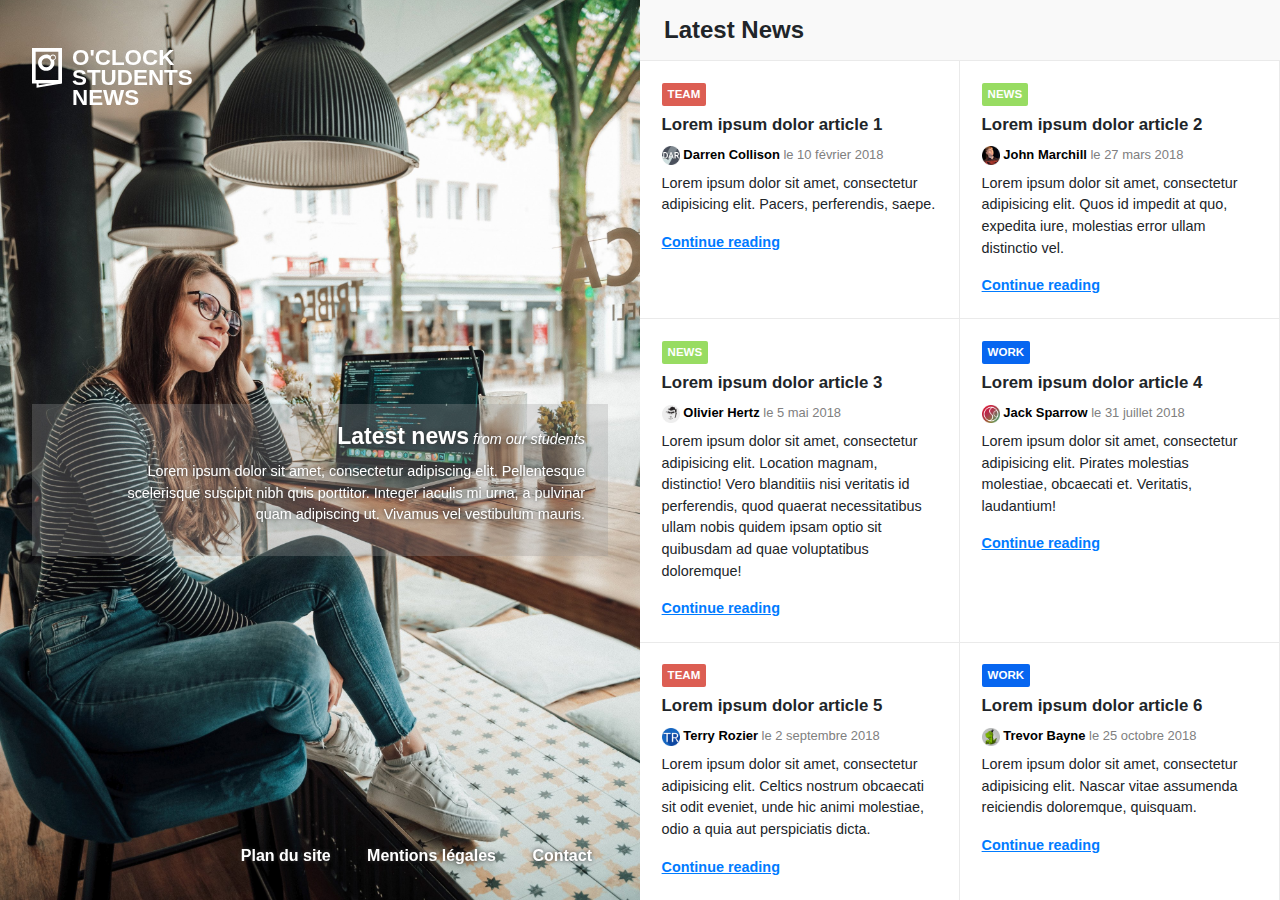
<file: index.html>
<!DOCTYPE html>
<html>
<head>
    <meta charset="UTF-8">
    <title>oNews</title>
    <link rel="stylesheet" href="../css/reset.css">
    <link rel="stylesheet" href="../css/style.css">
</head>
<body>
    <div class="wrapper">
      <!-- emmet: header>h1+p+nav>ul>li*3>a -->
      <header class="left">
        <h1 class="left__title">O'Clock Students News</h1>
        <div class="left__paragraph">
          <h2 class="left__subtitle"><strong class="left__subtitle-strong">Latest news</strong> from our students</h2>
          <p>
            Lorem ipsum dolor sit amet, consectetur adipiscing elit. Pellentesque scelerisque suscipit nibh quis porttitor. Integer iaculis mi urna, a pulvinar quam adipiscing ut. Vivamus vel vestibulum mauris.
          </p>
        </div>
        <nav>
          <ul class="left__nav">
            <li class="left__nav-item"><a href="./plan_de_site.html" class="left__nav-link">Plan du site</a></li>
            <li class="left__nav-item"><a href="./mentions_legales.html" class="left__nav-link">Mentions légales</a></li>
            <li class="left__nav-item"><a href="./contact.html" class="left__nav-link">Contact</a></li>
          </ul>
        </nav>
      </header>
      <main class="right">
        <!-- emmet: h2+article*6>a+h3+div(img+strong+time)+p+a -->
        <h2 class="right__title">Latest News</h2>
        <div class="posts">
          <article class="post">
            <a href="" class="post__category post__category--color-team">team</a>
            <h3>Lorem ipsum dolor article 1</h3>
            <div class="post__meta">
              <img class="post__author-icon" src="../images/icon-dar.png" alt="">
              <strong class="post__author">Darren Collison</strong>
              <time datetime="2018-02-10">le 10 février 2018</time>
            </div>
            <p>Lorem ipsum dolor sit amet, consectetur adipisicing elit. Pacers, perferendis, saepe.</p>
            <a href="article1.html" class="post__link">Continue reading</a>
          </article>
          <article class="post">
            <a href="" class="post__category post__category--color-news">news</a>
            <h3>Lorem ipsum dolor article 2</h3>
            <div class="post__meta">
              <img class="post__author-icon" src="../images/icon-john.png" alt="">
              <strong class="post__author">John Marchill</strong>
              <time datetime="2018-03-27">le 27 mars 2018</time>
            </div>
            <p>Lorem ipsum dolor sit amet, consectetur adipisicing elit. Quos id impedit at quo, expedita iure, molestias error ullam distinctio vel.</p>
            <a href="" class="post__link">Continue reading</a>
          </article>
          <article class="post">
            <a href="" class="post__category post__category--color-news">news</a>
            <h3>Lorem ipsum dolor article 3</h3>
            <div class="post__meta">
              <img class="post__author-icon" src="../images/icon-ohz.png" alt="">
              <strong class="post__author">Olivier Hertz</strong>
              <time datetime="2018-05-05">le 5 mai 2018</time>
            </div>
            <p>Lorem ipsum dolor sit amet, consectetur adipisicing elit. Location magnam, distinctio! Vero blanditiis nisi veritatis id perferendis, quod quaerat necessitatibus ullam nobis quidem ipsam optio sit quibusdam ad quae voluptatibus doloremque!</p>
            <a href="" class="post__link">Continue reading</a>
          </article>
          <article class="post">
            <a href="" class="post__category post__category--color-work">work</a>
            <h3>Lorem ipsum dolor article 4</h3>
            <div class="post__meta">
              <img class="post__author-icon" src="../images/icon-spr.png" alt="">
              <strong class="post__author">Jack Sparrow</strong>
              <time datetime="2018-07-31">le 31 juillet 2018</time>
            </div>
            <p>Lorem ipsum dolor sit amet, consectetur adipisicing elit. Pirates molestias molestiae, obcaecati et. Veritatis, laudantium!</p>
            <a href="" class="post__link">Continue reading</a>
          </article>
          <article class="post">
            <a href="" class="post__category post__category--color-team">team</a>
            <h3>Lorem ipsum dolor article 5</h3>
            <div class="post__meta">
              <img class="post__author-icon" src="../images/icon-tr.png" alt="">
              <strong class="post__author">Terry Rozier</strong>
              <time datetime="2018-09-02">le 2 septembre 2018</time>
            </div>
            <p>Lorem ipsum dolor sit amet, consectetur adipisicing elit. Celtics nostrum obcaecati sit odit eveniet, unde hic animi molestiae, odio a quia aut perspiciatis dicta.</p>
            <a href="" class="post__link">Continue reading</a>
          </article>
          <article class="post">
            <a href="" class="post__category post__category--color-work">work</a>
            <h3>Lorem ipsum dolor article 6</h3>
            <div class="post__meta">
              <img class="post__author-icon" src="../images/icon-tre.png" alt="">
              <strong class="post__author">Trevor Bayne</strong>
              <time datetime="2018-10-25">le 25 octobre 2018</time>
            </div>
            <p>Lorem ipsum dolor sit amet, consectetur adipisicing elit. Nascar vitae assumenda reiciendis doloremque, quisquam.</p>
            <a href="" class="post__link">Continue reading</a>
          </article>
        </div>
      </main>
    </div>
</body>
</html>
</file>
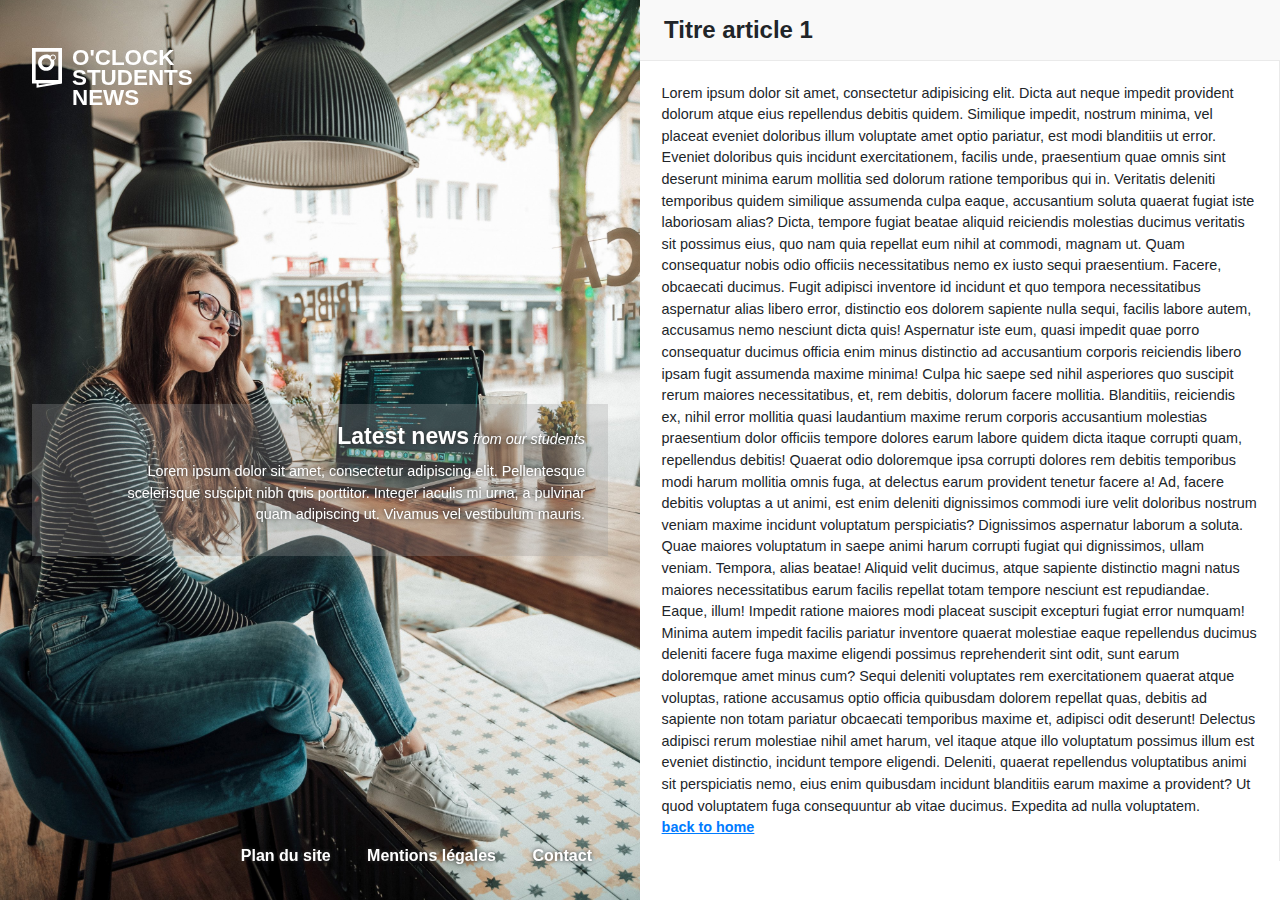
<file: article1.html>
<!DOCTYPE html>
<html>
<head>
    <meta charset="UTF-8">
    <title>oNews</title>
    <link rel="stylesheet" href="../css/reset.css">
    <link rel="stylesheet" href="../css/style.css">
</head>
<body>
    <div class="wrapper">
      <!-- emmet: header>h1+p+nav>ul>li*3>a -->
      <header class="left">
        <h1 class="left__title">O'Clock Students News</h1>
        <div class="left__paragraph">
          <h2 class="left__subtitle"><strong class="left__subtitle-strong">Latest news</strong> from our students</h2>
          <p>
            Lorem ipsum dolor sit amet, consectetur adipiscing elit. Pellentesque scelerisque suscipit nibh quis porttitor. Integer iaculis mi urna, a pulvinar quam adipiscing ut. Vivamus vel vestibulum mauris.
          </p>
        </div>
        <nav>
          <ul class="left__nav">
            <li class="left__nav-item"><a href="./plan_de_site.html" class="left__nav-link">Plan du site</a></li>
            <li class="left__nav-item"><a href="./mentions_legales.html" class="left__nav-link">Mentions légales</a></li>
            <li class="left__nav-item"><a href="./contact.html" class="left__nav-link">Contact</a></li>
          </ul>
        </nav>
      </header>
      <main class="right">
        <h2 class="right__title">Titre article 1</h2>
        <div class="posts">
          <div class="post post--solo">
          Lorem ipsum dolor sit amet, consectetur adipisicing elit. Dicta aut neque impedit provident dolorum atque eius repellendus debitis quidem. Similique impedit, nostrum minima, vel placeat eveniet doloribus illum voluptate amet optio pariatur, est modi blanditiis ut error. Eveniet doloribus quis incidunt exercitationem, facilis unde, praesentium quae omnis sint deserunt minima earum mollitia sed dolorum ratione temporibus qui in. Veritatis deleniti temporibus quidem similique assumenda culpa eaque, accusantium soluta quaerat fugiat iste laboriosam alias? Dicta, tempore fugiat beatae aliquid reiciendis molestias ducimus veritatis sit possimus eius, quo nam quia repellat eum nihil at commodi, magnam ut. Quam consequatur nobis odio officiis necessitatibus nemo ex iusto sequi praesentium. Facere, obcaecati ducimus. Fugit adipisci inventore id incidunt et quo tempora necessitatibus aspernatur alias libero error, distinctio eos dolorem sapiente nulla sequi, facilis labore autem, accusamus nemo nesciunt dicta quis! Aspernatur iste eum, quasi impedit quae porro consequatur ducimus officia enim minus distinctio ad accusantium corporis reiciendis libero ipsam fugit assumenda maxime minima! Culpa hic saepe sed nihil asperiores quo suscipit rerum maiores necessitatibus, et, rem debitis, dolorum facere mollitia. Blanditiis, reiciendis ex, nihil error mollitia quasi laudantium maxime rerum corporis accusantium molestias praesentium dolor officiis tempore dolores earum labore quidem dicta itaque corrupti quam, repellendus debitis! Quaerat odio doloremque ipsa corrupti dolores rem debitis temporibus modi harum mollitia omnis fuga, at delectus earum provident tenetur facere a! Ad, facere debitis voluptas a ut animi, est enim deleniti dignissimos commodi iure velit doloribus nostrum veniam maxime incidunt voluptatum perspiciatis? Dignissimos aspernatur laborum a soluta. Quae maiores voluptatum in saepe animi harum corrupti fugiat qui dignissimos, ullam veniam. Tempora, alias beatae! Aliquid velit ducimus, atque sapiente distinctio magni natus maiores necessitatibus earum facilis repellat totam tempore nesciunt est repudiandae. Eaque, illum! Impedit ratione maiores modi placeat suscipit excepturi fugiat error numquam! Minima autem impedit facilis pariatur inventore quaerat molestiae eaque repellendus ducimus deleniti facere fuga maxime eligendi possimus reprehenderit sint odit, sunt earum doloremque amet minus cum? Sequi deleniti voluptates rem exercitationem quaerat atque voluptas, ratione accusamus optio officia quibusdam dolorem repellat quas, debitis ad sapiente non totam pariatur obcaecati temporibus maxime et, adipisci odit deserunt! Delectus adipisci rerum molestiae nihil amet harum, vel itaque atque illo voluptatum possimus illum est eveniet distinctio, incidunt tempore eligendi. Deleniti, quaerat repellendus voluptatibus animi sit perspiciatis nemo, eius enim quibusdam incidunt blanditiis earum maxime a provident? Ut quod voluptatem fuga consequuntur ab vitae ducimus. Expedita ad nulla voluptatem.

          <div>
            <a href="./index.html" class="post__link">back to home</a>
          </div>
          </div>

        </div>
      </main>
    </div>
</body>
</html>
</file>
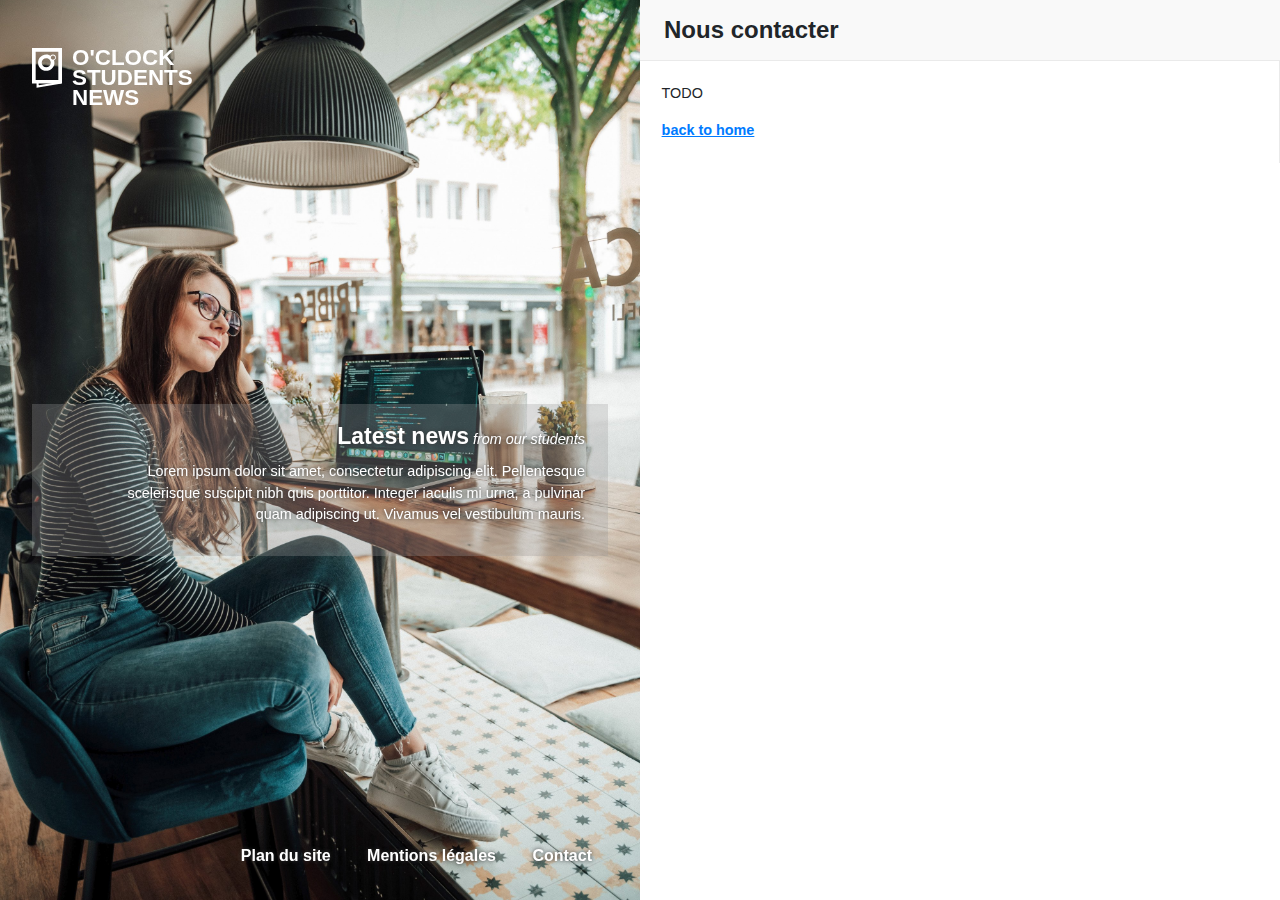
<file: contact.html>
<!DOCTYPE html>
<html>
<head>
    <meta charset="UTF-8">
    <title>oNews</title>
    <link rel="stylesheet" href="../css/reset.css">
    <link rel="stylesheet" href="../css/style.css">
</head>
<body>
    <div class="wrapper">
      <!-- emmet: header>h1+p+nav>ul>li*3>a -->
      <header class="left">
        <h1 class="left__title">O'Clock Students News</h1>
        <div class="left__paragraph">
          <h2 class="left__subtitle"><strong class="left__subtitle-strong">Latest news</strong> from our students</h2>
          <p>
            Lorem ipsum dolor sit amet, consectetur adipiscing elit. Pellentesque scelerisque suscipit nibh quis porttitor. Integer iaculis mi urna, a pulvinar quam adipiscing ut. Vivamus vel vestibulum mauris.
          </p>
        </div>
        <nav>
          <ul class="left__nav">
            <li class="left__nav-item"><a href="./plan_de_site.html" class="left__nav-link">Plan du site</a></li>
            <li class="left__nav-item"><a href="./mentions_legales.html" class="left__nav-link">Mentions légales</a></li>
            <li class="left__nav-item"><a href="./contact.html" class="left__nav-link">Contact</a></li>
          </ul>
        </nav>
      </header>
      <main class="right">
        <h2 class="right__title">Nous contacter</h2>
        <div class="posts">
          <div class="post post--solo">
            <p class="single">
              TODO
            </p>
            <a href="./index.html" class="post__link">back to home</a>
          </div>
        </div>
      </main>
    </div>
</body>
</html>
</file>
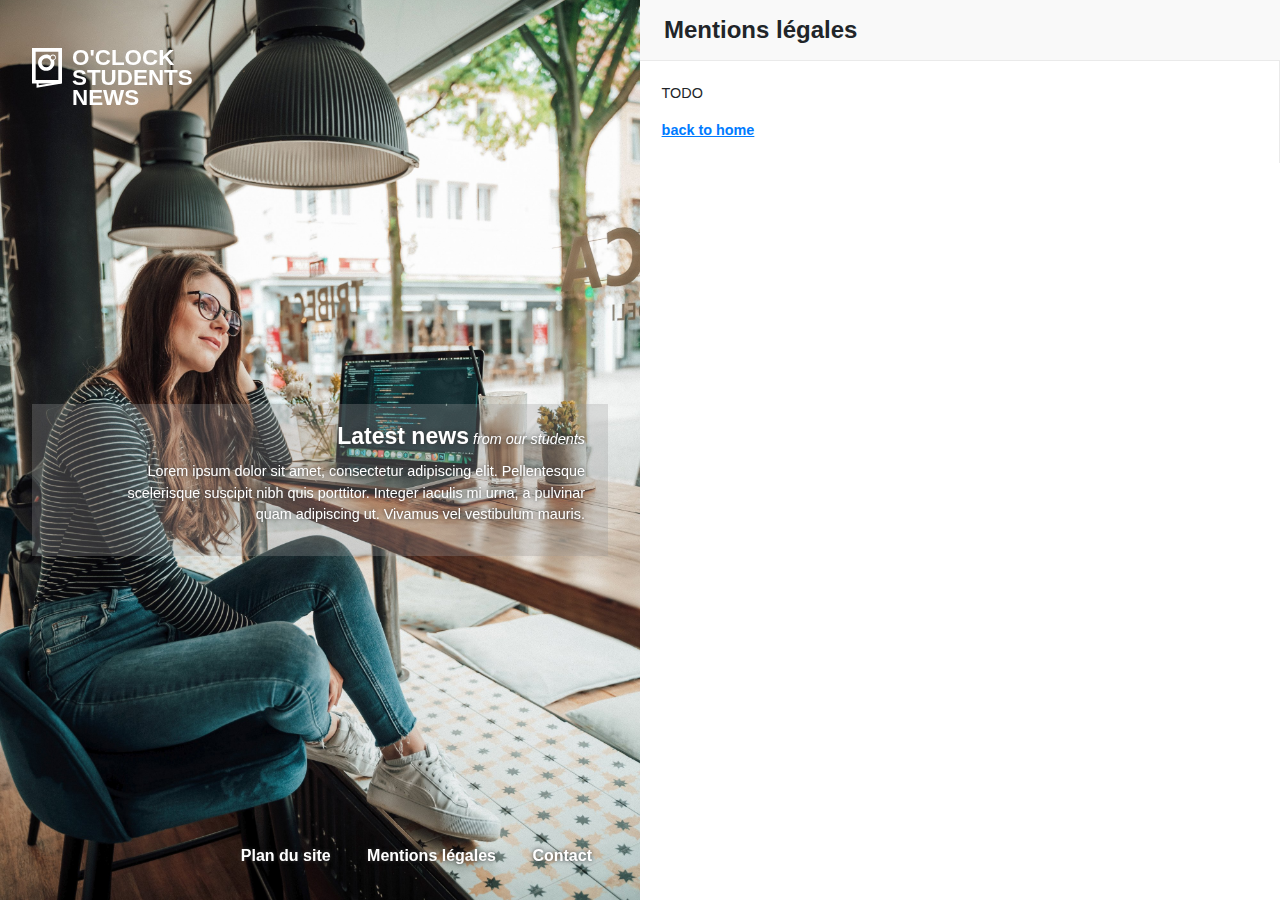
<file: mentions_legales.html>
<!DOCTYPE html>
<html>
<head>
    <meta charset="UTF-8">
    <title>oNews</title>
    <link rel="stylesheet" href="../css/reset.css">
    <link rel="stylesheet" href="../css/style.css">
</head>
<body>
    <div class="wrapper">
      <!-- emmet: header>h1+p+nav>ul>li*3>a -->
      <header class="left">
        <h1 class="left__title">O'Clock Students News</h1>
        <div class="left__paragraph">
          <h2 class="left__subtitle"><strong class="left__subtitle-strong">Latest news</strong> from our students</h2>
          <p>
            Lorem ipsum dolor sit amet, consectetur adipiscing elit. Pellentesque scelerisque suscipit nibh quis porttitor. Integer iaculis mi urna, a pulvinar quam adipiscing ut. Vivamus vel vestibulum mauris.
          </p>
        </div>
        <nav>
          <ul class="left__nav">
            <li class="left__nav-item"><a href="./plan_de_site.html" class="left__nav-link">Plan du site</a></li>
            <li class="left__nav-item"><a href="./mentions_legales.html" class="left__nav-link">Mentions légales</a></li>
            <li class="left__nav-item"><a href="./contact.html" class="left__nav-link">Contact</a></li>
          </ul>
        </nav>
      </header>
      <main class="right">
        <h2 class="right__title">Mentions légales</h2>
        <div class="posts">
          <div class="post post--solo">
            <p class="single">
              TODO
            </p>
            <a href="./index.html" class="post__link">back to home</a>
          </div>
        </div>
      </main>
    </div>
</body>
</html>
</file>
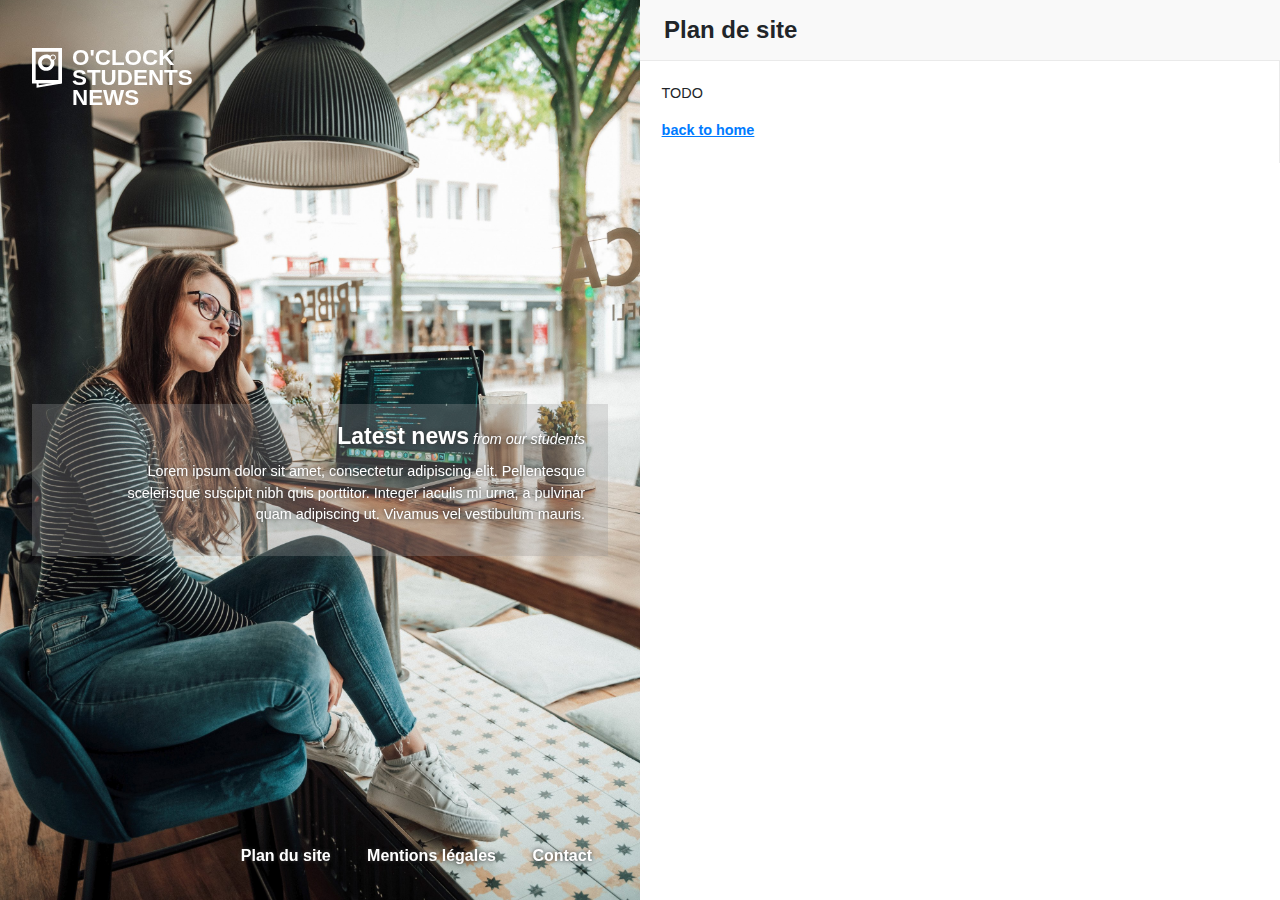
<file: plan_de_site.html>
<!DOCTYPE html>
<html>
<head>
    <meta charset="UTF-8">
    <title>oNews</title>
    <link rel="stylesheet" href="../css/reset.css">
    <link rel="stylesheet" href="../css/style.css">
</head>
<body>
    <div class="wrapper">
      <!-- emmet: header>h1+p+nav>ul>li*3>a -->
      <header class="left">
        <h1 class="left__title">O'Clock Students News</h1>
        <div class="left__paragraph">
          <h2 class="left__subtitle"><strong class="left__subtitle-strong">Latest news</strong> from our students</h2>
          <p>
            Lorem ipsum dolor sit amet, consectetur adipiscing elit. Pellentesque scelerisque suscipit nibh quis porttitor. Integer iaculis mi urna, a pulvinar quam adipiscing ut. Vivamus vel vestibulum mauris.
          </p>
        </div>
        <nav>
          <ul class="left__nav">
            <li class="left__nav-item"><a href="./plan_de_site.html" class="left__nav-link">Plan du site</a></li>
            <li class="left__nav-item"><a href="./mentions_legales.html" class="left__nav-link">Mentions légales</a></li>
            <li class="left__nav-item"><a href="./contact.html" class="left__nav-link">Contact</a></li>
          </ul>
        </nav>
      </header>
      <main class="right">
        <h2 class="right__title">Plan de site</h2>
        <div class="posts">
          <div class="post post--solo">
            <p class="single">
              TODO
            </p>
            <a href="./index.html" class="post__link">back to home</a>
          </div>
        </div>
      </main>
    </div>
</body>
</html>
</file>
<file: css/style.css>
.left {
  position: fixed;
  width: 50%;
  height: 100%;/* ou 100vh */
  padding: 3em 2em 1em;
  background-image: url(../images/nicole.jpg);
  background-size: cover;
  background-position: center;
  color: white;
  display: flex;
  flex-direction: column;
  justify-content: space-between;
  align-items: flex-end;
}

.left--contact {
  background-image: url(../images/gabriel.jpg);
}

.left__title {
  text-transform: uppercase;
  font-size: 1.4em;
  max-width: 100px;
  line-height: 0.9;
  padding-left: 40px;
  background-image: url(../images/onews.svg);
  background-repeat: no-repeat;
  background-size: 30px;
  align-self: flex-start;
}

.left__title a,
.left__title a:hover {
  color: #fff;
  text-decoration: none;
}

.left__paragraph {
  font-size: 0.9em;
  text-align: right;
  padding: 1em 4% 1em 16%;
  background-color: rgba(155, 155, 155, 0.3);
  text-shadow: 0 0 4px #333;
}

.left__subtitle {
  font-style: italic;
  font-size: 1em;
  font-weight: 400;
}

.left__subtitle-strong {
  font-style: normal;
  font-size: 1.6em;
  font-weight: 700;
}

.left__nav {
  list-style-type: none;
  text-shadow: 0 0 4px #333;
}

.left__nav-item {
  display: inline-block;
}

.left__nav-link {
  color: white;
  padding: 0.5em 1em;
  margin: 0;
  font-weight: 700;
}

.left__nav-link:hover {
  color: inherit;
  text-decoration: none;
  background-color: rgba(0, 0, 0, 0.4); /* 0.4 = transparence => 1=opaque, 0=transparent */
  border-radius: 6px;
}

/* RIGHT */
.right {
  width: 50%;
  margin-left: 50%;
}

.right__title {
  padding: 0.5em 1em;
  margin: 0;
  background-color: #f9f9f9;
}

.posts {
  display: flex;
  flex-wrap: wrap;
}

.post {
  width: 50%;
  padding: 1.5em;
  border-top: 1px solid #eaeaea;
  border-right: 1px solid #eaeaea;
  font-size: 0.9em;
}

.post--solo {
  width: 100%;
}

.post__meta {
  font-size: 0.9em;
  color: grey;
  margin: 0.625em 0;
}

.post__author-icon {
  width: 1.4em;
}

.post__author {
  color: black;
  font-weight: 700;
}

.post__link {
  font-weight: bold;
  text-decoration: underline;
}

.post__link:hover {
  text-decoration: none;
}

/* Modifiers sur les catégories */

.post__category {
  display: inline-block;
  text-transform: uppercase;
  color: white;
  border-radius: 2px;
  text-align: center;
  font-size: 0.8em;
  font-weight: 700;
  padding: 3px 6px;
  background-color: darkgrey;
  margin-bottom: 0.5em;
}

.post__category:hover {
  color: rgba(255, 255, 255, 0.9);
  text-decoration: none;
}

.post__category--color-team {
  background-color: #dc5e53;
}

.post__category--color-news {
  background-color: #98dc62;
}

.post__category--color-work {
  background-color: #0766f0;
}

.contact__form {
  padding: 1rem;
  margin: 0;
  border: 1px solid #eaeaea;
}

.form__section {
  margin-bottom: 2rem;
  padding-left: 0.5rem;
  border-left: 2px solid #4cced3;
}

.form__row {
  margin-top: 0.3rem;
  margin-left: 0.5rem;
  display: flex;
  flex-flow: row wrap;
  justify-content: space-between;
}

.form__row--checkbox {
  margin-top: 0.3rem;
  margin-left: 0.5rem;
}

.form__row--checkbox label {
  display: inline;
}

.form__label {
  margin-bottom: 0;
  width: 180px;
  margin-right: 1rem;
}

.form__input {
  flex-grow: 1;
  background-color: #f9f9f9;
  border: none;
  border-bottom: 1px solid #4cced3;
  padding-left: 0.5rem;
}

.form__radio {
  flex-grow: 1;
  border: none;
  padding-left: 0.5rem;
}

.form__input--file {
  flex-grow: 1;
}

.form__submit {
  background-color: #4cced3;
  color: white;
  font-weight: 700;
  border: none;
  border-radius: 5px;
  font-size: 1.3rem;
  padding: 5px 10px;
}
</file>
